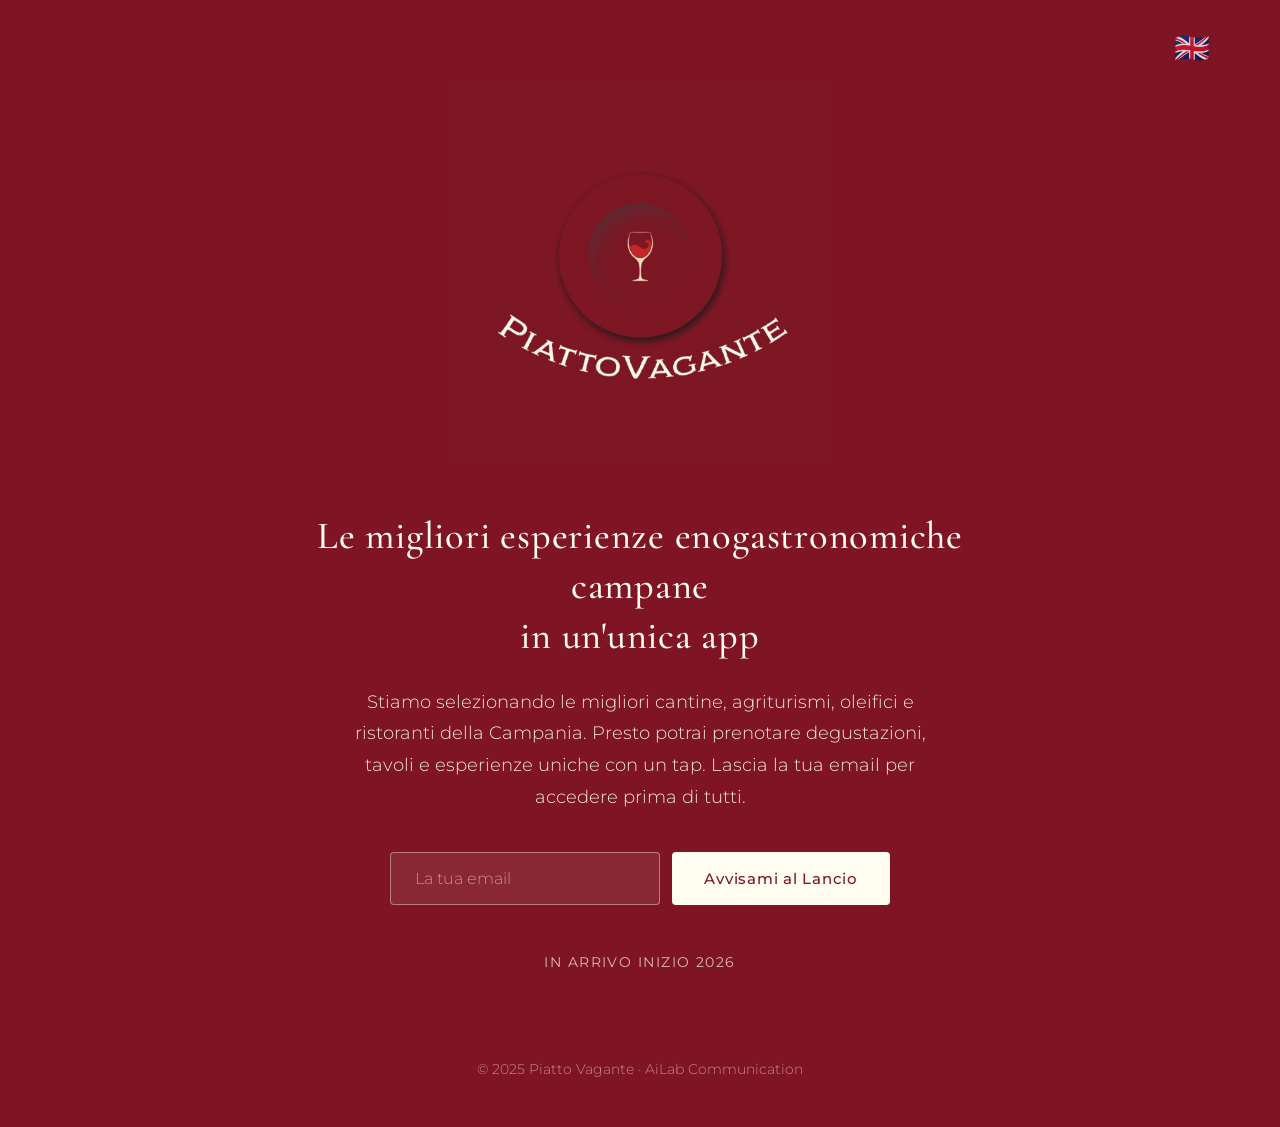
<file: coming-soon-files/index.html>
<!DOCTYPE html>
<html lang="it">
<head>
    <meta charset="UTF-8">
    <meta name="viewport" content="width=device-width, initial-scale=1.0">
    <title>Piatto Vagante - Coming Soon</title>
    <meta name="description" content="Le migliori esperienze enogastronomiche campane in un'unica app Cantine, agriturismi, oleifici e ristoranti.">
    <link rel="preconnect" href="https://fonts.googleapis.com">
    <link rel="preconnect" href="https://fonts.gstatic.com" crossorigin>
    <link href="https://fonts.googleapis.com/css2?family=Cormorant+Garamond:wght@400;500;600&family=Montserrat:wght@300;400;500&display=swap" rel="stylesheet">
    <link rel="stylesheet" href="style.css">
</head>
<body>
    <div class="container">
        <div class="lang-switch">
            <a href="/en" title="English">🇬🇧</a>
        </div>
        <div class="content">
            <div class="logo">
                <img src="./logo2.png" alt="" class="logo-image">
            </div>
            
            <h1 class="headline">
                Le migliori esperienze enogastronomiche campane<br>
                in un'unica app
            </h1>
            
            <p class="description">
                Stiamo selezionando le migliori cantine, agriturismi, oleifici e ristoranti della Campania. Presto potrai prenotare degustazioni, tavoli e esperienze uniche con un tap. Lascia la tua email per accedere prima di tutti.
            </p>
            
            <form class="email-form" id="emailForm">
                <input 
                    type="email" 
                    placeholder="La tua email" 
                    required 
                    id="emailInput"
                    class="email-input"
                />
                <button type="submit" class="submit-btn">Avvisami al Lancio</button>
            </form>
            
            <div class="coming-soon">
                In arrivo inizio 2026
            </div>
        </div>
        
        <footer class="footer">
            <p>© 2025 Piatto Vagante · AiLab Communication</p>
        </footer>
    </div>

    <script>
    const SUPABASE_URL = 'https://unleazdcocgwjihaxpto.supabase.co';
    const SUPABASE_KEY = 'eyJhbGciOiJIUzI1NiIsInR5cCI6IkpXVCJ9.eyJpc3MiOiJzdXBhYmFzZSIsInJlZiI6InVubGVhemRjb2Nnd2ppaGF4cHRvIiwicm9sZSI6ImFub24iLCJpYXQiOjE3NTgyNjQyNDEsImV4cCI6MjA3Mzg0MDI0MX0.h9m-xK1hXahU0YJL8rPix69najo98odEIvJbhvAYMiE';

    document.getElementById('emailForm').addEventListener('submit', async function(e) {
        e.preventDefault();
        const email = document.getElementById('emailInput').value;
        const button = document.querySelector('.submit-btn');
        
        button.textContent = 'Invio...';
        button.disabled = true;

        try {
            const response = await fetch(`${SUPABASE_URL}/rest/v1/waitlist_subscribers`, {
                method: 'POST',
                headers: {
                    'apikey': SUPABASE_KEY,
                    'Authorization': `Bearer ${SUPABASE_KEY}`,
                    'Content-Type': 'application/json',
                    'Prefer': 'return=minimal'
                },
                body: JSON.stringify({
                    email: email,
                    language: 'it',
                    source: 'landing'
                })
            });

            if (response.ok) {
                alert('Grazie! Ti avviseremo al lancio.');
                document.getElementById('emailInput').value = '';
            } else if (response.status === 409) {
                alert('Questa email è già registrata!');
            } else {
                alert('Errore. Riprova più tardi.');
            }
        } catch (error) {
            alert('Errore di connessione. Riprova.');
        }

        button.textContent = 'Avvisami al Lancio';
        button.disabled = false;
    });
</script>
</body>
</html>
</file>
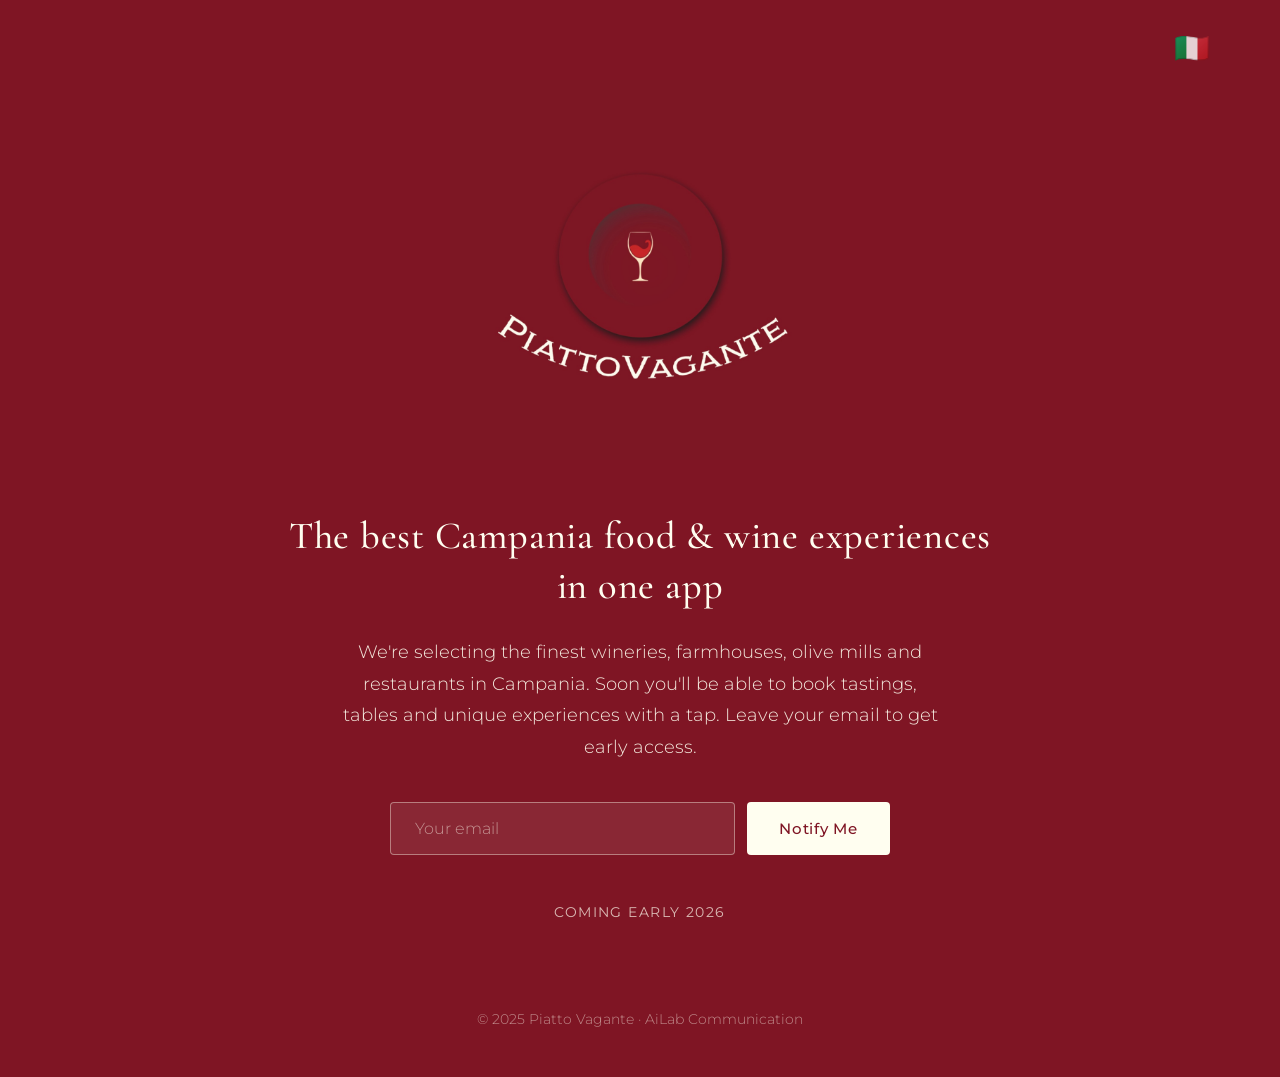
<file: coming-soon-files/en/index.html>
<!DOCTYPE html>
<html lang="en">
<head>
    <meta charset="UTF-8">
    <meta name="viewport" content="width=device-width, initial-scale=1.0">
    <title>Piatto Vagante - Coming Soon</title>
    <meta name="description" content="The best Campania food & wine experiences in one app. Wineries, farmhouses, olive mills and restaurants.">
    <link rel="preconnect" href="https://fonts.googleapis.com">
    <link rel="preconnect" href="https://fonts.gstatic.com" crossorigin>
    <link href="https://fonts.googleapis.com/css2?family=Cormorant+Garamond:wght@400;500;600&family=Montserrat:wght@300;400;500&display=swap" rel="stylesheet">
    <link rel="stylesheet" href="../style.css">
</head>
<body>
    <div class="container">
        <div class="lang-switch">
            <a href="/" title="Italiano">🇮🇹</a>
        </div>
        <div class="content">
            <div class="logo">
                <img src="../logo2.png" alt="" class="logo-image">
            </div>
            
            <h1 class="headline">
                The best Campania food & wine experiences<br>
                in one app
            </h1>
            
            <p class="description">
                We're selecting the finest wineries, farmhouses, olive mills and restaurants in Campania. Soon you'll be able to book tastings, tables and unique experiences with a tap. Leave your email to get early access.
            </p>
            
            <form class="email-form" id="emailForm">
                <input 
                    type="email" 
                    placeholder="Your email" 
                    required 
                    id="emailInput"
                    class="email-input"
                />
                <button type="submit" class="submit-btn">Notify Me</button>
            </form>
            
            <div class="coming-soon">
                Coming early 2026
            </div>
        </div>
        
        <footer class="footer">
            <p>© 2025 Piatto Vagante · AiLab Communication</p>
        </footer>
    </div>

    <script>
    const SUPABASE_URL = 'https://unleazdcocgwjihaxpto.supabase.co';
    const SUPABASE_KEY = 'eyJhbGciOiJIUzI1NiIsInR5cCI6IkpXVCJ9.eyJpc3MiOiJzdXBhYmFzZSIsInJlZiI6InVubGVhemRjb2Nnd2ppaGF4cHRvIiwicm9sZSI6ImFub24iLCJpYXQiOjE3NTgyNjQyNDEsImV4cCI6MjA3Mzg0MDI0MX0.h9m-xK1hXahU0YJL8rPix69najo98odEIvJbhvAYMiE';

    document.getElementById('emailForm').addEventListener('submit', async function(e) {
        e.preventDefault();
        const email = document.getElementById('emailInput').value;
        const button = document.querySelector('.submit-btn');
        
        button.textContent = 'Sending...';
        button.disabled = true;

        try {
            const response = await fetch(`${SUPABASE_URL}/rest/v1/waitlist_subscribers`, {
                method: 'POST',
                headers: {
                    'apikey': SUPABASE_KEY,
                    'Authorization': `Bearer ${SUPABASE_KEY}`,
                    'Content-Type': 'application/json',
                    'Prefer': 'return=minimal'
                },
                body: JSON.stringify({
                    email: email,
                    language: 'en',
                    source: 'landing'
                })
            });

            if (response.ok) {
                alert('Thank you! We\'ll notify you at launch.');
                document.getElementById('emailInput').value = '';
            } else if (response.status === 409) {
                alert('This email is already registered!');
            } else {
                alert('Error. Please try again later.');
            }
        } catch (error) {
            alert('Connection error. Please try again.');
        }

        button.textContent = 'Notify Me';
        button.disabled = false;
    });
</script>
</body>
</html>
</file>
<file: coming-soon-files/style.css>
* {
    margin: 0;
    padding: 0;
    box-sizing: border-box;
}

body {
    font-family: 'Montserrat', sans-serif;
    background: #7f1524;
    min-height: 100vh;
    display: flex;
    align-items: center;
    justify-content: center;
    color: #FFFEF0;
    padding: 20px;
}

.container {
    width: 100%;
    max-width: 800px;
    display: flex;
    flex-direction: column;
    min-height: 100vh;
}

.content {
    flex: 1;
    display: flex;
    flex-direction: column;
    align-items: center;
    justify-content: center;
    text-align: center;
    padding: 60px 20px;
}

.logo {
    margin-bottom: 3rem;
}

.logo-image {
    max-width: 380px;
    width: 100%;
    height: auto;
}

.headline {
    font-family: 'Cormorant Garamond', Georgia, serif;
    font-size: 2.4rem;
    font-weight: 500;
    margin-bottom: 1.5rem;
    line-height: 1.3;
    color: #FFFEF0;
    letter-spacing: 0.02em;
}

.description {
    font-family: 'Montserrat', sans-serif;
    font-size: 1.1rem;
    font-weight: 300;
    margin-bottom: 2.5rem;
    line-height: 1.8;
    color: rgba(255,254,240,0.9);
    max-width: 600px;
}

.email-form {
    display: flex;
    gap: 12px;
    max-width: 500px;
    width: 100%;
    margin: 0 auto 2rem;
    flex-wrap: wrap;
    justify-content: center;
}

.email-input {
    flex: 1;
    min-width: 250px;
    padding: 16px 24px;
    border: 1px solid rgba(255,254,240,0.4);
    border-radius: 4px;
    font-family: 'Montserrat', sans-serif;
    font-size: 1rem;
    font-weight: 300;
    background: rgba(255,254,240,0.08);
    color: #FFFEF0;
    transition: all 0.3s ease;
}

.email-input::placeholder {
    color: rgba(255,254,240,0.5);
}

.email-input:focus {
    outline: none;
    border-color: #FFFEF0;
    background: rgba(255,254,240,0.12);
}

.submit-btn {
    padding: 16px 32px;
    background: #FFFEF0;
    color: #7f1524;
    border: none;
    border-radius: 4px;
    font-family: 'Montserrat', sans-serif;
    font-size: 0.95rem;
    font-weight: 500;
    letter-spacing: 0.05em;
    cursor: pointer;
    transition: all 0.3s ease;
}

.submit-btn:hover {
    transform: translateY(-2px);
    box-shadow: 0 8px 24px rgba(0,0,0,0.2);
}

.coming-soon {
    font-family: 'Montserrat', sans-serif;
    font-size: 0.9rem;
    font-weight: 400;
    letter-spacing: 0.1em;
    text-transform: uppercase;
    color: rgba(255,254,240,0.7);
    margin-top: 1rem;
}

.footer {
    padding: 30px 20px;
    text-align: center;
    color: rgba(255,254,240,0.5);
}

.footer p {
    font-size: 0.85rem;
    font-weight: 300;
}

@media (max-width: 768px) {
    .logo-image {
        max-width: 200px;
    }
    
    .headline {
        font-size: 1.8rem;
    }
    
    .description {
        font-size: 1rem;
    }
    
    .email-form {
        flex-direction: column;
        gap: 12px;
    }
    
    .email-input,
    .submit-btn {
        width: 100%;
        min-width: unset;
    }
}
.lang-switch {
    position: absolute;
    top: 30px;
    right: 70px;
}

.lang-switch a {
    font-size: 1.8rem;
    text-decoration: none;
    opacity: 0.8;
    transition: opacity 0.3s ease;
}

.lang-switch a:hover {
    opacity: 1;
}
</file>
